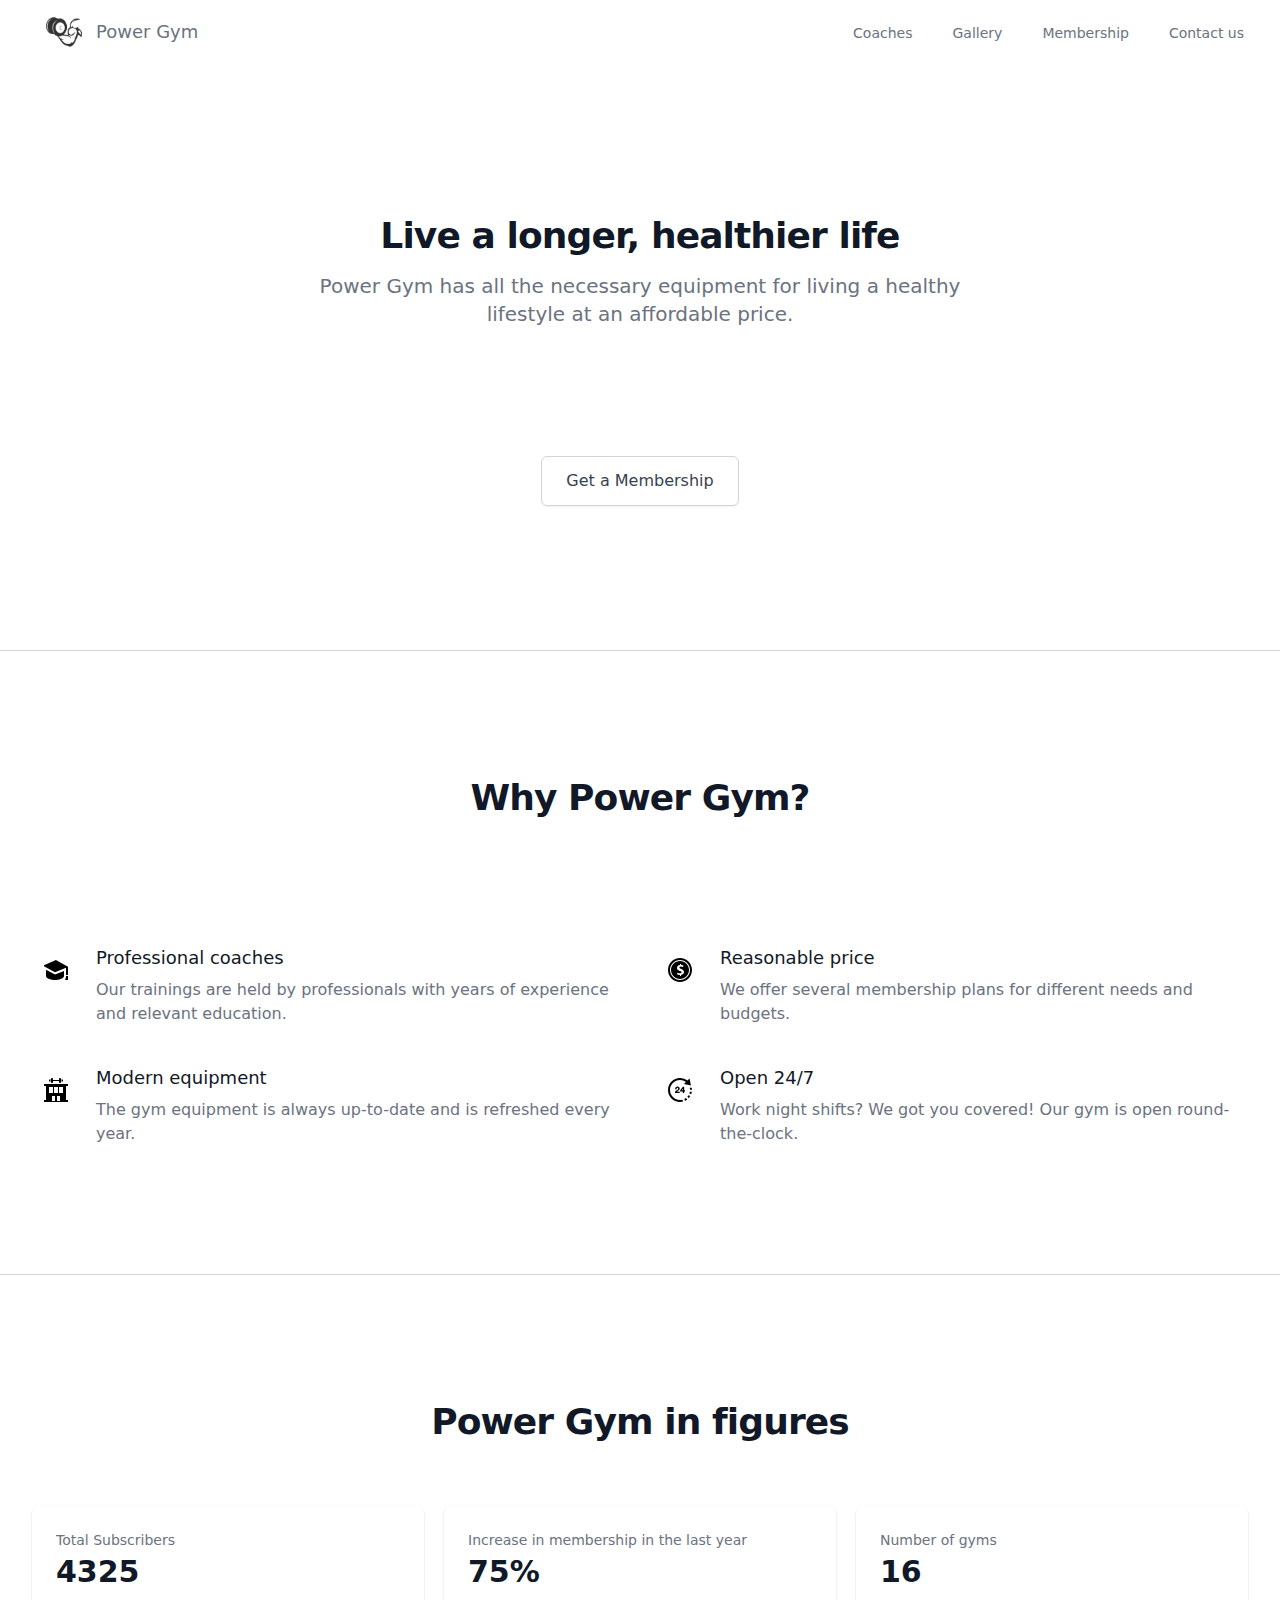
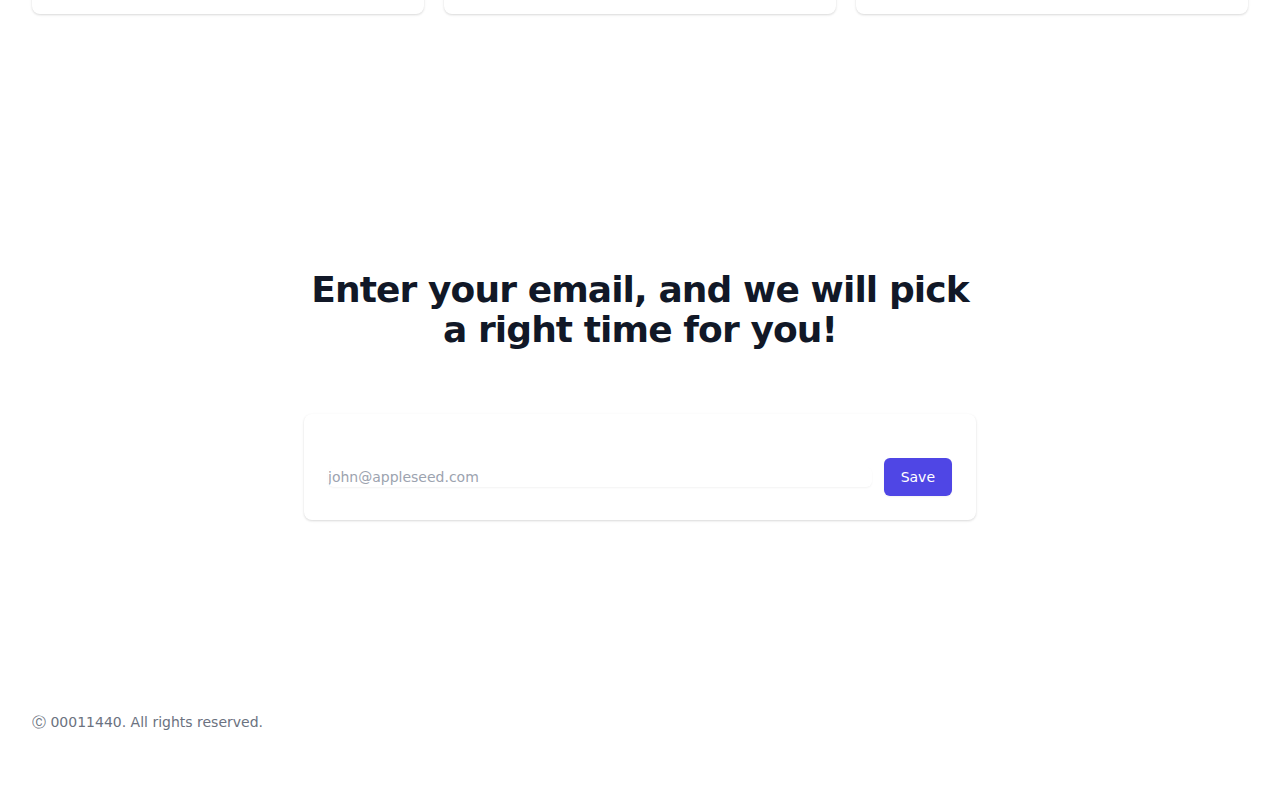
<file: index.html>
<!DOCTYPE html>
<html lang="en-us">
<head>
    <meta charset="utf-8">
    <meta http-equiv="X-UA-Compatible" content="IE=edge">
    <title>00011440</title>
    <meta name="viewport" content="width=device-width, initial-scale=1">
    <link rel="icon" href="images/gym_logo.png">
    <link rel="stylesheet" href="css/style.css">
    <link href="css/tailwind.min.css" rel="stylesheet">
</head>
<body>

<!-- Navbar starts here -->
<nav class="bg-white shadow">
    <div class="mw-100 mx-auto px-2 sm:px-6 lg:px-8">
        <div class="relative flex justify-between h-16">
            <div class="absolute inset-y-0 left-0 flex items-center sm:hidden">
                <button type="button"
                        class="inline-flex items-center justify-center p-2 rounded-md text-gray-400 hover:text-gray-500 hover:bg-gray-100 focus:outline-none focus:ring-2 focus:ring-inset focus:gray"
                        aria-controls="mobile-menu" aria-expanded="false">
                    <span class="sr-only">Open main menu</span>
                    <svg class="block h-6 w-6" xmlns="http://www.w3.org/2000/svg" fill="none" viewBox="0 0 24 24"
                         stroke="currentColor" aria-hidden="true">
                        <path stroke-linecap="round" stroke-linejoin="round" stroke-width="2"
                              d="M4 6h16M4 12h16M4 18h16"/>
                    </svg>
                    <svg class="hidden h-6 w-6" xmlns="http://www.w3.org/2000/svg" fill="none" viewBox="0 0 24 24"
                         stroke="currentColor" aria-hidden="true">
                        <path stroke-linecap="round" stroke-linejoin="round" stroke-width="2"
                              d="M6 18L18 6M6 6l12 12"/>
                    </svg>
                </button>
            </div>
            <div class="flex-1 flex items-center justify-center sm:items-stretch sm:justify-between">
                <div class="flex-shrink-0 flex items-center">
                    <img class="block lg:hidden h-16 w-auto" src="images/gym_logo.png" alt="Power Gym">
                    <img class="hidden lg:block h-16 w-auto" src="images/gym_logo.png" alt="Power Gym">
                    <a href="index.html"><span class="text-gray-500 text-lg font-medium">Power Gym</span></a>
                </div>
                <div class="hidden sm:ml-6 sm:flex sm:space-x-8">
                    <a href="coaches.html"
                       class="border-transparent text-gray-500 hover:border-gray-300 hover:text-gray-700 inline-flex items-center px-1 pt-1 border-b-2 text-sm font-medium ">
                        Coaches
                    </a>
                    <a href="gallery.html"
                       class="border-transparent text-gray-500 hover:border-gray-300 hover:text-gray-700 inline-flex items-center px-1 pt-1 border-b-2 text-sm font-medium">
                        Gallery
                    </a>
                    <a href="membership.html"
                       class="border-transparent text-gray-500 hover:border-gray-300 hover:text-gray-700 inline-flex items-center px-1 pt-1 border-b-2 text-sm font-medium">
                        Membership
                    </a>
                    <a href="contact.html"
                       class="border-transparent text-gray-500 hover:border-gray-300 hover:text-gray-700 inline-flex items-center px-1 pt-1 border-b-2 text-sm font-medium">
                        Contact us
                    </a>
                </div>
            </div>
        </div>
    </div>

    <div class="sm:hidden" id="mobile-menu">
        <div class="pt-2 pb-4 space-y-1">
            <a href="coaches.html"
               class="border-transparent text-gray-500 hover:bg-gray-50 hover:border-gray-300 hover:text-gray-700 block pl-3 pr-4 py-2 border-l-4 text-base font-medium">Coaches</a>
            <a href="gallery.html"
               class="border-transparent text-gray-500 hover:bg-gray-50 hover:border-gray-300 hover:text-gray-700 block pl-3 pr-4 py-2 border-l-4 text-base font-medium">Gallery</a>
            <a href="membership.html"
               class="border-transparent text-gray-500 hover:bg-gray-50 hover:border-gray-300 hover:text-gray-700 block pl-3 pr-4 py-2 border-l-4 text-base font-medium">Membership</a>
            <a href="contact.html"
               class="border-transparent text-gray-500 hover:bg-gray-50 hover:border-gray-300 hover:text-gray-700 block pl-3 pr-4 py-2 border-l-4 text-base font-medium">Contact
                us</a>
        </div>
    </div>
</nav>

<!-- Navbar ends here -->

<!-- Section 1 starts here -->
<section class="mx-auto">
    <div class="py-12 bg-white">
        <div class="max-w-7xl mx-auto px-4 sm:px-6 lg:px-8">
            <div class="lg:text-center py-64 sm:py-24">
                <p class="mt-2 text-3xl leading-8 font-extrabold tracking-tight text-gray-900 sm:text-4xl">
                    Live a longer, healthier life
                </p>
                <p class="mt-4 max-w-2xl text-xl text-gray-500 lg:mx-auto">
                    Power Gym has all the necessary equipment for living a healthy lifestyle at an affordable price.
                </p>
                <a href="membership.html">
                    <button type="button"
                            class="inline-flex items-center mt-32 px-6 py-3 border border-gray-300 shadow-sm text-base font-medium rounded-md text-gray-700 bg-white hover:bg-gray-50 focus:outline-none focus:ring-2 focus:ring-offset-2 focus:ring-gray-500">
                        Get a Membership
                    </button>
                </a>
            </div>
        </div>
    </div>
</section>
<!-- Section 1 ends here -->
<div class="relative">
    <div class="absolute inset-0 flex items-center" aria-hidden="true">
        <div class="w-full border-t border-gray-300"></div>
    </div>
</div>
<!-- Section 2 start here -->
<section class="why max-w-7xl mx-auto px-4 sm:px-6 lg:px-8">
    <div class="my-16 md:my-32">
        <div class="lg:text-center my-16 lg:my-32">
            <p class="mt-2 text-3xl leading-8 font-extrabold tracking-tight text-gray-900 sm:text-4xl">
                Why Power Gym?
            </p>
        </div>
        <dl class="space-y-10 md:space-y-0 md:grid md:grid-cols-2 md:gap-x-8 md:gap-y-10">
            <div class="relative">
                <dt>
                    <div class="absolute flex items-center justify-center h-12 w-12 rounded-md text-white">
                        <svg xmlns="http://www.w3.org/2000/svg" width="24" height="24" viewBox="0 0 24 24">
                            <path d="M20 12.875v5.068c0 2.754-5.789 4.057-9 4.057-3.052 0-9-1.392-9-4.057v-6.294l9 4.863 9-3.637zm-8.083-10.875l-12.917 5.75 12 6.5 11-4.417v7.167h2v-8.25l-12.083-6.75zm13.083 20h-4c.578-1 1-2.5 1-4h2c0 1.516.391 2.859 1 4z"/>
                        </svg>
                    </div>
                    <p class="ml-16 text-lg leading-6 font-medium text-gray-900">Professional coaches</p>
                </dt>
                <dd class="mt-2 ml-16 text-base text-gray-500">
                    Our trainings are held by professionals with years of experience and relevant education.
                </dd>
            </div>

            <div class="relative">
                <dt>
                    <div class="absolute flex items-center justify-center h-12 w-12 rounded-md text-white">
                        <svg xmlns="http://www.w3.org/2000/svg" width="24" height="24" viewBox="0 0 24 24">
                            <path d="M12 2c5.514 0 10 4.486 10 10s-4.486 10-10 10-10-4.486-10-10 4.486-10 10-10zm0-2c-6.627 0-12 5.373-12 12s5.373 12 12 12 12-5.373 12-12-5.373-12-12-12zm0 3c-4.971 0-9 4.029-9 9s4.029 9 9 9 9-4.029 9-9-4.029-9-9-9zm1 13.947v1.053h-1v-.998c-1.035-.018-2.106-.265-3-.727l.455-1.644c.956.371 2.229.765 3.225.54 1.149-.26 1.385-1.442.114-2.011-.931-.434-3.778-.805-3.778-3.243 0-1.363 1.039-2.583 2.984-2.85v-1.067h1v1.018c.725.019 1.535.145 2.442.42l-.362 1.648c-.768-.27-1.616-.515-2.442-.465-1.489.087-1.62 1.376-.581 1.916 1.711.804 3.943 1.401 3.943 3.546.002 1.718-1.344 2.632-3 2.864z"/>
                        </svg>
                    </div>
                    <p class="ml-16 text-lg leading-6 font-medium text-gray-900">Reasonable price</p>
                </dt>
                <dd class="mt-2 ml-16 text-base text-gray-500">
                    We offer several membership plans for different needs and budgets.
                </dd>
            </div>

            <div class="relative">
                <dt>
                    <div class="absolute flex items-center justify-center h-12 w-12 rounded-md text-white">
                        <svg width="24" height="24" xmlns="http://www.w3.org/2000/svg" fill-rule="evenodd"
                             clip-rule="evenodd">
                            <path d="M24 8h-2v14h2v2h-24v-2h2v-14h-2v-2h24v2zm-16 15h3v-5h-3v5zm5 0h3v-5h-3v5zm-3-8h4v-6h-4v6zm-5 0h4v-6h-4v6zm10 0h4v-6h-4v6zm-6-12v1c0 .551-.447 1-1 1-.552 0-1-.448-1-1v-3c0-.552.448-1 1-1 .553 0 1 .449 1 1v1h6v-1c0-.551.447-1 1-1 .553 0 1 .449 1 1v3c0 .551-.447 1-1 1-.553 0-1-.449-1-1v-1h-6zm9.5 0v.5c0 .276-.224.5-.5.5s-.5-.224-.5-.5v-2c0-.276.224-.5.5-.5s.5.224.5.5v.5h.5v1h-.5zm-13-1v-.5c0-.276.224-.5.5-.5s.5.224.5.5v2c0 .276-.224.5-.5.5s-.5-.224-.5-.5v-.5h-.5v-1h.5z"/>
                        </svg>
                    </div>
                    <p class="ml-16 text-lg leading-6 font-medium text-gray-900">Modern equipment</p>
                </dt>
                <dd class="mt-2 ml-16 text-base text-gray-500">
                    The gym equipment is always up-to-date and is refreshed every year.
                </dd>
            </div>

            <div class="relative">
                <dt>
                    <div class="absolute flex items-center justify-center h-12 w-12 rounded-md text-white">
                        <svg xmlns="http://www.w3.org/2000/svg" width="24" height="24" viewBox="0 0 24 24">
                            <path d="M21.854 13.683l1.998.159c-.132.854-.351 1.676-.652 2.46l-1.8-.905c.2-.551.353-1.123.454-1.714zm-2.548 7.826l-1.413-1.443c-.486.356-1.006.668-1.555.933l.669 1.899c.821-.377 1.591-.844 2.299-1.389zm1.226-4.309c-.335.546-.719 1.057-1.149 1.528l1.404 1.433c.583-.627 1.099-1.316 1.539-2.058l-1.794-.903zm-20.532-5.2c0 6.627 5.375 12 12.004 12 1.081 0 2.124-.156 3.12-.424l-.665-1.894c-.787.2-1.607.318-2.455.318-5.516 0-10.003-4.486-10.003-10s4.487-10 10.003-10c2.235 0 4.293.744 5.959 1.989l-2.05 2.049 7.015 1.354-1.355-7.013-2.184 2.183c-2.036-1.598-4.595-2.562-7.385-2.562-6.629 0-12.004 5.373-12.004 12zm23.773-2.359h-2.076c.163.661.261 1.344.288 2.047l2.015.161c-.01-.755-.085-1.494-.227-2.208zm-9.005 5.359v-1.419h-2.594v-1.295l2.722-3.653h1.288v3.689h.816v1.259h-.815v1.419h-1.417zm0-2.679v-1.695l-1.263 1.695h1.263zm-7.768 2.679c0-.961.275-1.709 1.234-2.419 1.129-.836 1.99-1.165 1.99-1.939 0-.512-.308-.83-.804-.83-.69 0-.855.723-.855 1.411h-1.421c-.06-1.782.951-2.713 2.338-2.713 1.287 0 2.22.856 2.22 2.036 0 .589-.183 1.056-.576 1.469-.621.655-1.552.985-2.163 1.682h2.774v1.303h-4.737z"/>
                        </svg>
                    </div>
                    <p class="ml-16 text-lg leading-6 font-medium text-gray-900">Open 24/7</p>
                </dt>
                <dd class="mt-2 ml-16 text-base text-gray-500">
                    Work night shifts? We got you covered! Our gym is open round-the-clock.
                </dd>
            </div>
        </dl>
    </div>
</section>
<!-- Section 2 ends here -->
<div class="relative">
    <div class="absolute inset-0 flex items-center" aria-hidden="true">
        <div class="w-full border-t border-gray-300"></div>
    </div>
</div>
<!-- Section 3 start here -->
<section class="figures max-w-7xl mx-auto px-4 sm:px-6 lg:px-8">
    <div class="lg:py-32 py-16 bg-white">
        <div class="lg:text-center">
            <p class="text-3xl leading-8 font-extrabold tracking-tight text-gray-900 sm:text-4xl mb-16">
                Power Gym in figures
            </p>
        </div>
        <div>
            <dl class="mt-5 grid grid-cols-1 gap-5 sm:grid-cols-3">
                <div class="px-4 py-5 bg-white shadow rounded-lg overflow-hidden sm:p-6">
                    <dt class="text-sm font-medium text-gray-500 truncate">
                        Total Subscribers
                    </dt>
                    <dd class="mt-1 text-3xl font-semibold text-gray-900">
                        <p id="customer-count">0</p>
                    </dd>
                </div>

                <div class="px-4 py-5 bg-white shadow rounded-lg overflow-hidden sm:p-6">
                    <dt class="text-sm font-medium text-gray-500 truncate">
                        Increase in membership in the last year
                    </dt>
                    <dd class="mt-1 text-3xl font-semibold text-gray-900">
                        <p id="increase">1</p>
                    </dd>
                </div>

                <div class="px-4 py-5 bg-white shadow rounded-lg overflow-hidden sm:p-6">
                    <dt class="text-sm font-medium text-gray-500 truncate">
                        Number of gyms
                    </dt>
                    <dd class="mt-1 text-3xl font-semibold text-gray-900">
                        16
                    </dd>
                </div>
            </dl>
        </div>
    </div>
</section>
<!-- Section 3 ends here -->

<section class="email">
    <div class="grid place-items-center">
        <div class="lg:text-center py-32 sm:max-w-2xl">
            <p class="text-2xl leading-8 font-extrabold tracking-tight text-gray-900 sm:text-4xl mb-16">
                Enter your email, and we will pick a right time for you!
            </p>
            <div class="bg-white shadow sm:rounded-lg">
                <div class="px-4 py-5 sm:p-6">
                    <form class="mt-5 sm:flex sm:items-center">
                        <div class="w-full sm:max-w-2xl">
                            <label for="email" class="sr-only">Email</label>
                            <input type="email" name="email" id="email" class="shadow-sm focus:ring-indigo-500 focus:border-indigo-500 block w-full sm:text-sm border-gray-300 rounded-md" placeholder="john@appleseed.com">
                        </div>
                        <button type="submit" class="mt-3 w-full inline-flex items-center justify-center px-4 py-2 border border-transparent shadow-sm font-medium rounded-md text-white bg-indigo-600 hover:bg-indigo-700 focus:outline-none focus:ring-2 focus:ring-offset-2 focus:ring-indigo-500 sm:mt-0 sm:ml-3 sm:w-auto sm:text-sm">
                            Save
                        </button>
                    </form>
                </div>
            </div>
        </div>
    </div>
</section>
<footer>
    <div class="max-w-7xl mx-auto px-4 sm:px-6 lg:px-8 my-16">
        <p class="text-sm font-medium text-gray-500 truncate">Ⓒ 00011440. All rights reserved.</p>
    </div>
</footer>
<script src="js/main.js" async defer></script>
</body>
</html>
</file>
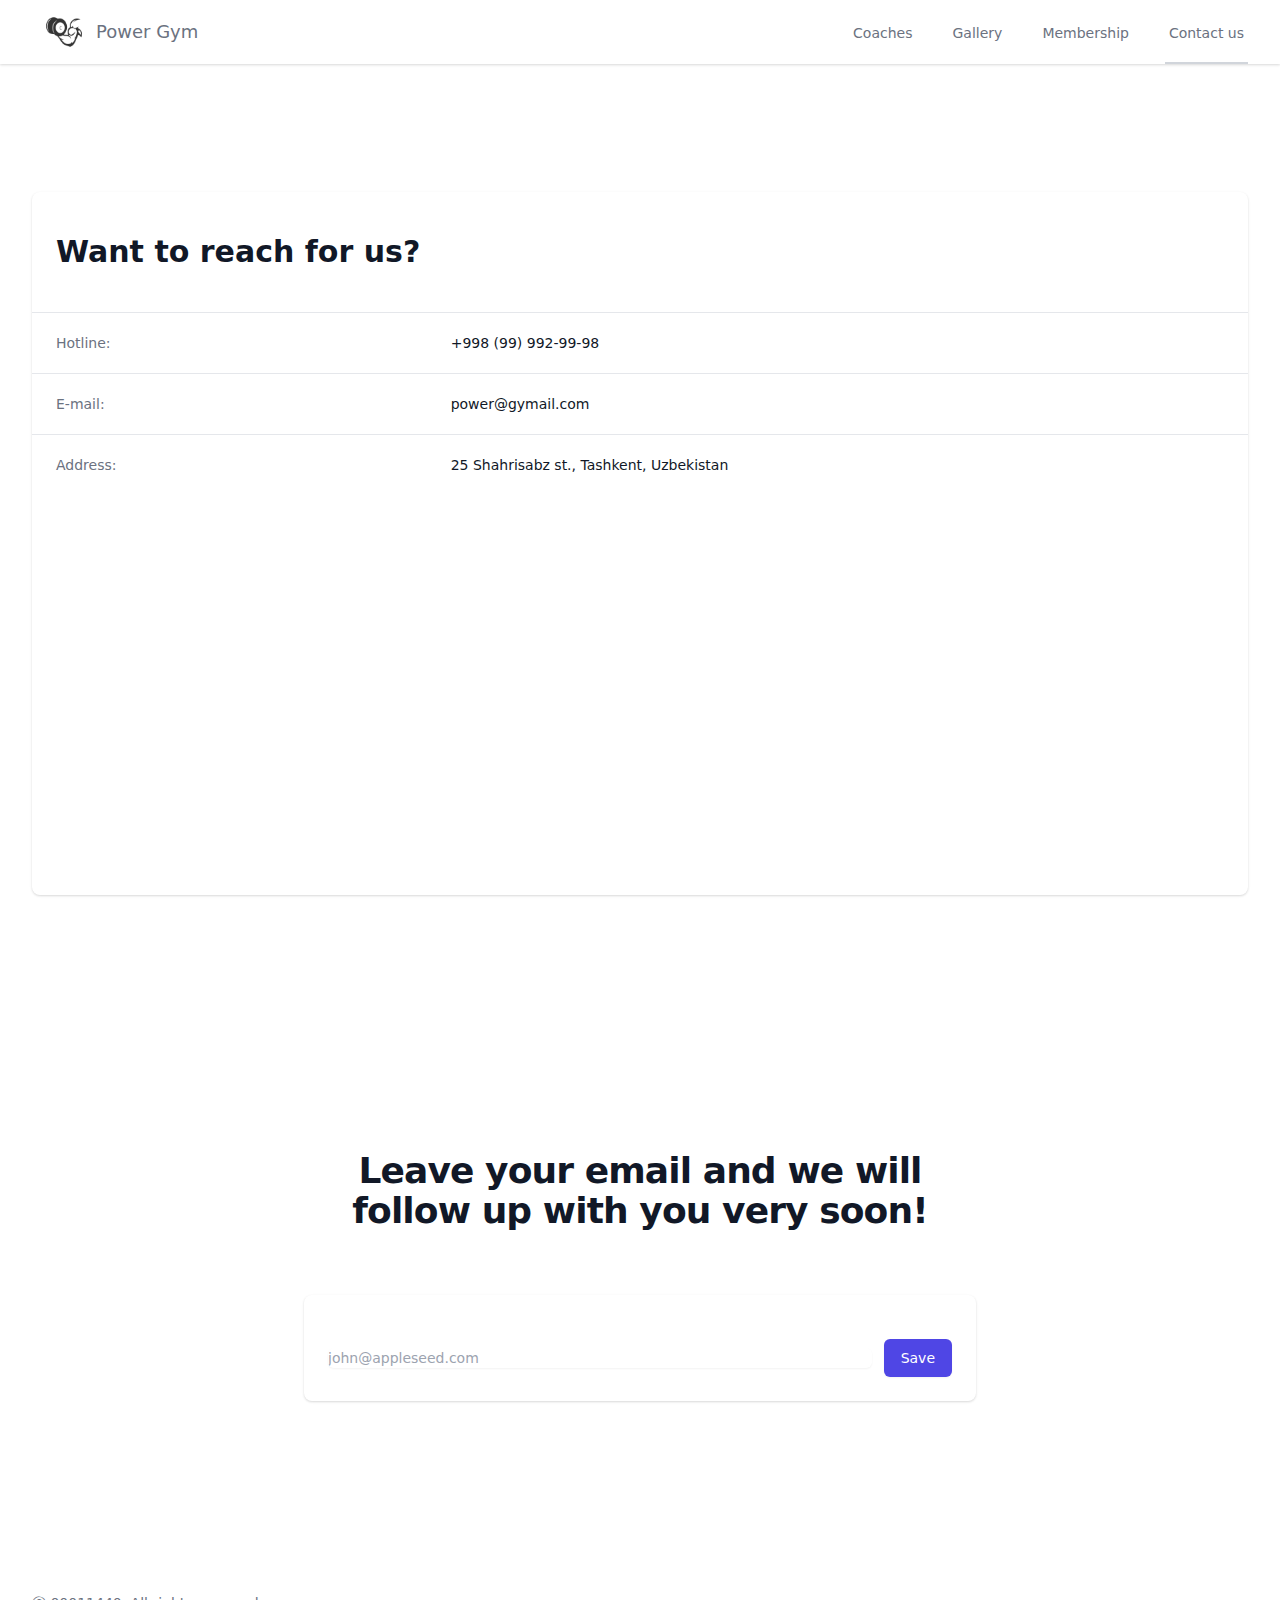
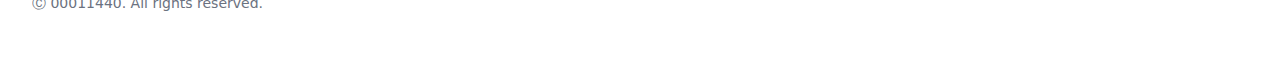
<file: contact.html>
<!DOCTYPE html>
<html lang="en-us">
<head>
    <meta charset="utf-8">
    <meta http-equiv="X-UA-Compatible" content="IE=edge">
    <title>00011440</title>
    <meta name="viewport" content="width=device-width, initial-scale=1">
    <link rel="stylesheet" href="css/style.css">
    <link href="css/tailwind.min.css" rel="stylesheet">
</head>
<body>
<!-- Navbar starts here -->
<nav class="bg-white shadow">
    <div class="mw-100 mx-auto px-2 sm:px-6 lg:px-8">
        <div class="relative flex justify-between h-16">
            <div class="absolute inset-y-0 left-0 flex items-center sm:hidden">
                <button type="button"
                        class="inline-flex items-center justify-center p-2 rounded-md text-gray-400 hover:text-gray-500 hover:bg-gray-100 focus:outline-none focus:ring-2 focus:ring-inset focus:gray"
                        aria-controls="mobile-menu" aria-expanded="false">
                    <span class="sr-only">Open main menu</span>
                    <svg class="block h-6 w-6" xmlns="http://www.w3.org/2000/svg" fill="none" viewBox="0 0 24 24"
                         stroke="currentColor" aria-hidden="true">
                        <path stroke-linecap="round" stroke-linejoin="round" stroke-width="2"
                              d="M4 6h16M4 12h16M4 18h16"/>
                    </svg>
                    <svg class="hidden h-6 w-6" xmlns="http://www.w3.org/2000/svg" fill="none" viewBox="0 0 24 24"
                         stroke="currentColor" aria-hidden="true">
                        <path stroke-linecap="round" stroke-linejoin="round" stroke-width="2"
                              d="M6 18L18 6M6 6l12 12"/>
                    </svg>
                </button>
            </div>
            <div class="flex-1 flex items-center justify-center sm:items-stretch sm:justify-between">
                <div class="flex-shrink-0 flex items-center">
                    <img class="block lg:hidden h-16 w-auto" src="images/gym_logo.png" alt="Power Gym">
                    <img class="hidden lg:block h-16 w-auto" src="images/gym_logo.png" alt="Power Gym">
                    <a href="index.html"><span class="text-gray-500 text-lg font-medium">Power Gym</span></a>
                </div>
                <div class="hidden sm:ml-6 sm:flex sm:space-x-8">
                    <a href="coaches.html"
                       class="border-transparent text-gray-500 hover:border-gray-300 hover:text-gray-700 inline-flex items-center px-1 pt-1 border-b-2 text-sm font-medium ">
                        Coaches
                    </a>
                    <a href="gallery.html"
                       class="border-transparent text-gray-500 hover:border-gray-300 hover:text-gray-700 inline-flex items-center px-1 pt-1 border-b-2 text-sm font-medium">
                        Gallery
                    </a>
                    <a href="membership.html"
                       class="border-transparent text-gray-500 hover:border-gray-300 hover:text-gray-700 inline-flex items-center px-1 pt-1 border-b-2 text-sm font-medium">
                        Membership
                    </a>
                    <a href="contact.html"
                       class="active px-1 pt-1 border-b-2 text-sm font-medium">
                        Contact us
                    </a>
                </div>
            </div>
        </div>
    </div>

    <div class="sm:hidden" id="mobile-menu">
        <div class="pt-2 pb-4 space-y-1">
            <a href="coaches.html"
               class="border-transparent text-gray-500 hover:bg-gray-50 hover:border-gray-300 hover:text-gray-700 block pl-3 pr-4 py-2 border-l-4 text-base font-medium">Coaches</a>
            <a href="gallery.html"
               class="border-transparent text-gray-500 hover:bg-gray-50 hover:border-gray-300 hover:text-gray-700 block pl-3 pr-4 py-2 border-l-4 text-base font-medium">Gallery</a>
            <a href="membership.html"
               class="border-transparent text-gray-500 hover:bg-gray-50 hover:border-gray-300 hover:text-gray-700 block pl-3 pr-4 py-2 border-l-4 text-base font-medium">Membership</a>
            <a href="contact.html"
               class="border-transparent text-gray-500 hover:bg-gray-50 hover:border-gray-300 hover:text-gray-700 block pl-3 pr-4 py-2 border-l-4 text-base font-medium">Contact
                us</a>
        </div>
    </div>
</nav>

<!-- Navbar ends here -->

<!-- Section 1 starts here -->
<section class="max-w-7xl mx-auto px-4 sm:px-6 lg:px-8">
    <!-- This example requires Tailwind CSS v2.0+ -->
    <div class="bg-white shadow overflow-hidden sm:rounded-lg my-32">
        <div class="px-4 py-12 sm:px-6">
            <h3 class="text-3xl leading-6 font-bold text-gray-900">
                Want to reach for us?
            </h3>
        </div>
        <div class="border-t border-gray-200 px-4 py-5 sm:p-0">
            <dl class="sm:divide-y sm:divide-gray-200">
                <div class="py-4 sm:py-5 sm:grid sm:grid-cols-3 sm:gap-4 sm:px-6">
                    <dt class="text-sm font-medium text-gray-500">
                        Hotline:
                    </dt>
                    <dd class="mt-1 text-sm text-gray-900 sm:mt-0 sm:col-span-2">
                        +998 (99) 992-99-98
                    </dd>
                </div>
                <div class="py-4 sm:py-5 sm:grid sm:grid-cols-3 sm:gap-4 sm:px-6">
                    <dt class="text-sm font-medium text-gray-500">
                        E-mail:
                    </dt>
                    <dd class="mt-1 text-sm text-gray-900 sm:mt-0 sm:col-span-2">
                        power@gymail.com
                    </dd>
                </div>
                <div class="py-4 sm:py-5 sm:grid sm:grid-cols-3 sm:gap-4 sm:px-6">
                    <dt class="text-sm font-medium text-gray-500">
                        Address:
                    </dt>
                    <dd class="mt-1 text-sm text-gray-900 sm:mt-0 sm:col-span-2">
                        25 Shahrisabz st., Tashkent, Uzbekistan
                    </dd>
                </div>
            </dl>
        </div>
        <iframe class="width-100" src="https://yandex.ru/map-widget/v1/?um=constructor%3A0c40b5bd740db3a142f7efb402d461b0ccbb648c775ac9ebccd312d537ec8a8c&amp;source=constructor" width="100%" height="400" frameborder="0"></iframe>
    </div>

</section>
<!-- Section 1 ends here -->

<section class="email">
    <div class="grid place-items-center">
        <div class="lg:text-center py-32 sm:max-w-2xl">
            <p class="text-2xl leading-8 font-extrabold tracking-tight text-gray-900 sm:text-4xl mb-16">
                Leave your email and we will follow up with you very soon!
            </p>
            <div class="bg-white shadow sm:rounded-lg">
                <div class="px-4 py-5 sm:p-6">
                    <form class="mt-5 sm:flex sm:items-center">
                        <div class="w-full sm:max-w-2xl">
                            <label for="email" class="sr-only">Email</label>
                            <input type="email" name="email" id="email" class="shadow-sm focus:ring-indigo-500 focus:border-indigo-500 block w-full sm:text-sm border-gray-300 rounded-md" placeholder="john@appleseed.com">
                        </div>
                        <button type="submit" class="mt-3 w-full inline-flex items-center justify-center px-4 py-2 border border-transparent shadow-sm font-medium rounded-md text-white bg-indigo-600 hover:bg-indigo-700 focus:outline-none focus:ring-2 focus:ring-offset-2 focus:ring-indigo-500 sm:mt-0 sm:ml-3 sm:w-auto sm:text-sm">
                            Save
                        </button>
                    </form>
                </div>
            </div>
        </div>
    </div>
</section>

<footer>
    <div class="max-w-7xl mx-auto px-4 sm:px-6 lg:px-8 my-16">
        <p class="text-sm font-medium text-gray-500 truncate">Ⓒ 00011440. All rights reserved.</p>
    </div>
</footer>
<script src="js/main.js" async defer></script>
</body>
</html>
</file>
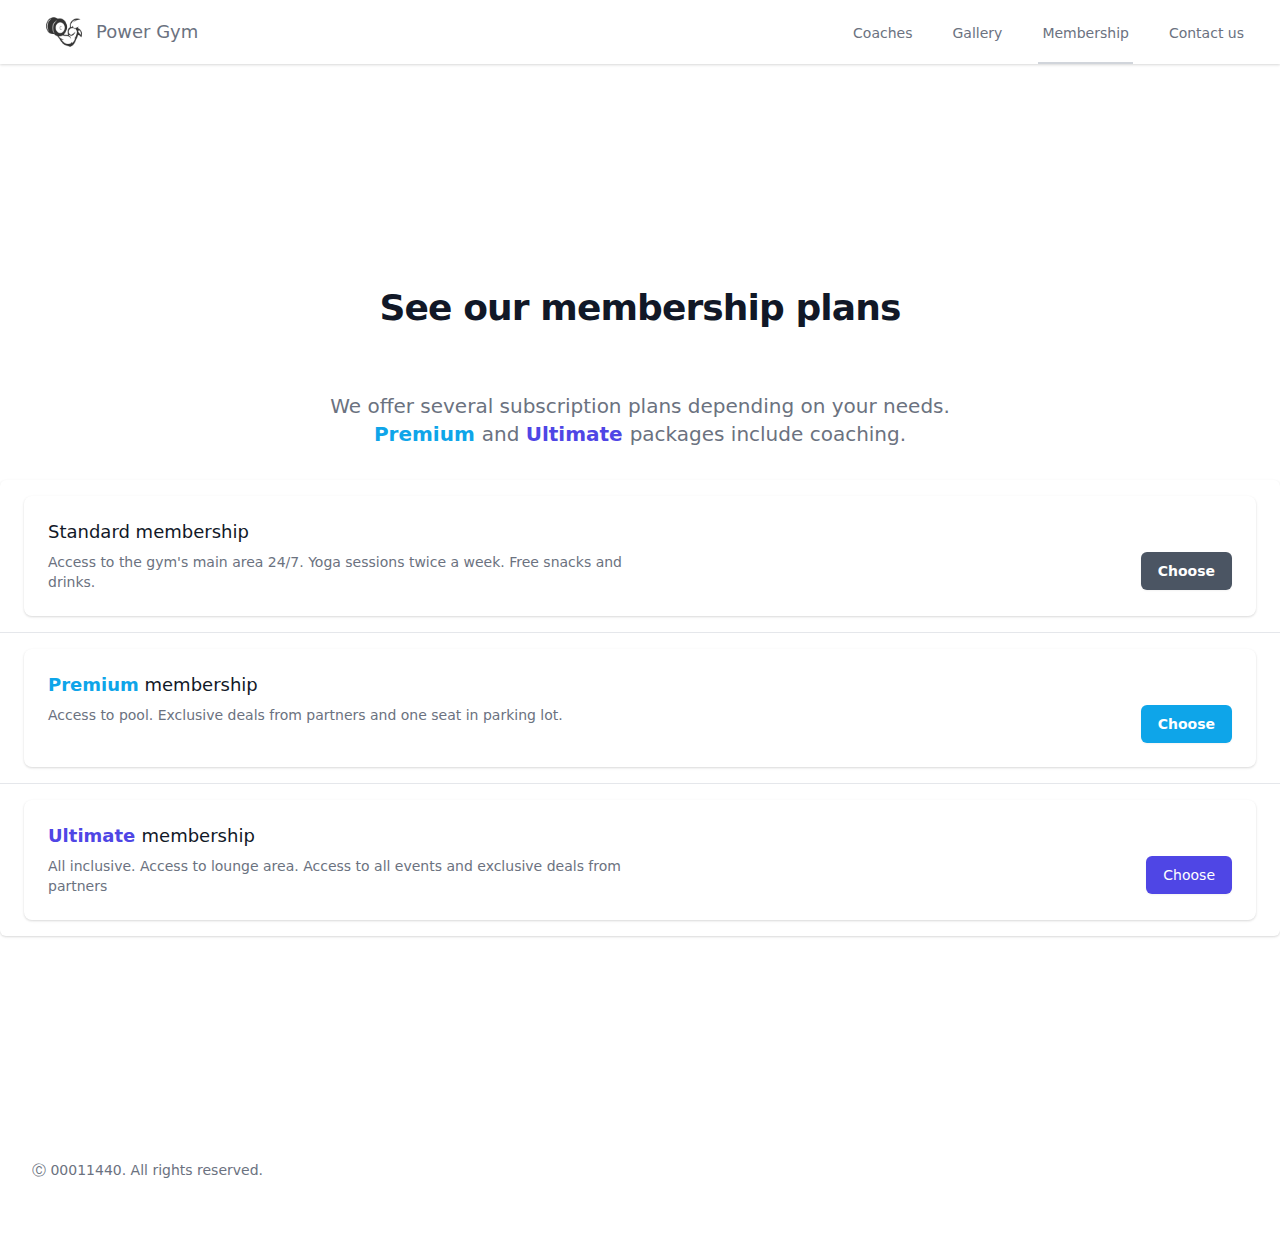
<file: membership.html>
<!DOCTYPE html>
<html lang="en-us">
<head>
    <meta charset="utf-8">
    <meta http-equiv="X-UA-Compatible" content="IE=edge">
    <title>00011440</title>
    <meta name="viewport" content="width=device-width, initial-scale=1">
    <link rel="stylesheet" href="css/style.css">
    <link href="css/tailwind.min.css" rel="stylesheet">
</head>
<body>
<!-- Navbar starts here -->
<nav class="bg-white shadow">
    <div class="mw-100 mx-auto px-2 sm:px-6 lg:px-8">
        <div class="relative flex justify-between h-16">
            <div class="absolute inset-y-0 left-0 flex items-center sm:hidden">
                <button type="button"
                        class="inline-flex items-center justify-center p-2 rounded-md text-gray-400 hover:text-gray-500 hover:bg-gray-100 focus:outline-none focus:ring-2 focus:ring-inset focus:gray"
                        aria-controls="mobile-menu" aria-expanded="false">
                    <span class="sr-only">Open main menu</span>
                    <svg class="block h-6 w-6" xmlns="http://www.w3.org/2000/svg" fill="none" viewBox="0 0 24 24"
                         stroke="currentColor" aria-hidden="true">
                        <path stroke-linecap="round" stroke-linejoin="round" stroke-width="2"
                              d="M4 6h16M4 12h16M4 18h16"/>
                    </svg>
                    <svg class="hidden h-6 w-6" xmlns="http://www.w3.org/2000/svg" fill="none" viewBox="0 0 24 24"
                         stroke="currentColor" aria-hidden="true">
                        <path stroke-linecap="round" stroke-linejoin="round" stroke-width="2"
                              d="M6 18L18 6M6 6l12 12"/>
                    </svg>
                </button>
            </div>
            <div class="flex-1 flex items-center justify-center sm:items-stretch sm:justify-between">
                <div class="flex-shrink-0 flex items-center">
                    <img class="block lg:hidden h-16 w-auto" src="images/gym_logo.png" alt="Power Gym">
                    <img class="hidden lg:block h-16 w-auto" src="images/gym_logo.png" alt="Power Gym">
                    <a href="index.html"><span class="text-gray-500 text-lg font-medium">Power Gym</span></a>
                </div>
                <div class="hidden sm:ml-6 sm:flex sm:space-x-8">
                    <a href="coaches.html"
                       class="border-transparent text-gray-500 hover:border-gray-300 hover:text-gray-700 inline-flex items-center px-1 pt-1 border-b-2 text-sm font-medium ">
                        Coaches
                    </a>
                    <a href="gallery.html"
                       class="border-transparent text-gray-500 hover:border-gray-300 hover:text-gray-700 inline-flex items-center px-1 pt-1 border-b-2 text-sm font-medium">
                        Gallery
                    </a>
                    <a href="membership.html"
                       class="active px-1 pt-1 border-b-2 text-sm font-medium">
                        Membership
                    </a>
                    <a href="contact.html"
                       class="border-transparent text-gray-500 hover:border-gray-300 hover:text-gray-700 inline-flex items-center px-1 pt-1 border-b-2 text-sm font-medium">
                        Contact us
                    </a>
                </div>
            </div>
        </div>
    </div>

    <div class="sm:hidden" id="mobile-menu">
        <div class="pt-2 pb-4 space-y-1">
            <a href="coaches.html"
               class="border-transparent text-gray-500 hover:bg-gray-50 hover:border-gray-300 hover:text-gray-700 block pl-3 pr-4 py-2 border-l-4 text-base font-medium">Coaches</a>
            <a href="gallery.html"
               class="border-transparent text-gray-500 hover:bg-gray-50 hover:border-gray-300 hover:text-gray-700 block pl-3 pr-4 py-2 border-l-4 text-base font-medium">Gallery</a>
            <a href="membership.html"
               class="border-transparent text-gray-500 hover:bg-gray-50 hover:border-gray-300 hover:text-gray-700 block pl-3 pr-4 py-2 border-l-4 text-base font-medium">Membership</a>
            <a href="contact.html"
               class="border-transparent text-gray-500 hover:bg-gray-50 hover:border-gray-300 hover:text-gray-700 block pl-3 pr-4 py-2 border-l-4 text-base font-medium">Contact
                us</a>
        </div>
    </div>
</nav>

<!-- Navbar ends here -->
<section class="container mx-auto sm:my-56">
    <div class="text-center my-16">
        <p class="mt-2 text-3xl leading-8 font-extrabold tracking-tight text-gray-900 sm:text-4xl">
            See our membership plans
        </p>
    </div>
    <p class="mt-4 max-w-2xl my-8 text-xl text-gray-500 lg:mx-auto text-center">
        We offer several subscription plans depending on your needs.<span class="premium">  Premium  </span>and <span class="ultimate">  Ultimate  </span> packages include coaching.
    </p>
    <div class="bg-white shadow overflow-hidden rounded-md text-center sm:text-left">
        <ul role="list" class="divide-y divide-gray-200">
            <li class="px-6 py-4">
                <div class="bg-white shadow sm:rounded-lg">
                    <div class="px-4 py-5 sm:p-6">
                        <h3 class="text-lg leading-6 font-medium text-gray-900">
                            Standard membership
                        </h3>
                        <div class="mt-2 sm:flex sm:items-start sm:justify-between">
                            <div class="max-w-xl text-sm text-gray-500">
                                <p>
                                    Access to the gym's main area 24/7. Yoga sessions twice a week. Free snacks and drinks.
                                </p>
                            </div>
                            <div class="mt-5 sm:mt-0 sm:ml-6 sm:flex-shrink-0 sm:flex sm:items-center">
                                <button type="button" class="inline-flex items-center px-4 py-2 border border-transparent shadow-sm font-bold rounded-md text-white bg-gray-600 hover:bg-gray-700 focus:outline-none focus:ring-2 focus:ring-offset-2 focus:ring-indigo-500 sm:text-sm">
                                    Choose
                                </button>
                            </div>
                        </div>
                    </div>
                </div>
            </li>
            <li class="px-6 py-4">
                <div class="bg-white shadow sm:rounded-lg">
                    <div class="px-4 py-5 sm:p-6">
                        <h3 class="text-lg leading-6 font-medium text-gray-900">
                            <span class="premium">Premium</span> membership
                        </h3>
                        <div class="mt-2 sm:flex sm:items-start sm:justify-between">
                            <div class="max-w-xl text-sm text-gray-500">
                                <p>
                                    Access to pool. Exclusive deals from partners and one seat in parking lot.
                                </p>
                            </div>
                            <div class="mt-5 sm:mt-0 sm:ml-6 sm:flex-shrink-0 sm:flex sm:items-center">
                                <button type="button" class="font-bold inline-flex items-center px-4 py-2 border border-transparent shadow-sm font-medium rounded-md text-white premium-button focus:outline-none focus:ring-2 focus:ring-offset-2 focus:ring-indigo-500 sm:text-sm">
                                    Choose
                                </button>
                            </div>
                        </div>
                    </div>
                </div>
            </li>
            <li class="px-6 py-4">
                <div class="bg-white shadow sm:rounded-lg">
                    <div class="px-4 py-5 sm:p-6">
                        <h3 class="text-lg leading-6 font-medium text-gray-900">
                            <span class="ultimate">Ultimate </span> membership
                        </h3>
                        <div class="mt-2 sm:flex sm:items-start sm:justify-between">
                            <div class="max-w-xl text-sm text-gray-500">
                                <p>
                                    All inclusive. Access to lounge area. Access to all events and exclusive deals from partners
                                </p>
                            </div>
                            <div class="mt-5 sm:mt-0 sm:ml-6 sm:flex-shrink-0 sm:flex sm:items-center">
                                <button type="button" class="inline-flex items-center px-4 py-2 border border-transparent shadow-sm font-medium rounded-md text-white bg-indigo-600 hover:bg-indigo-700 focus:outline-none focus:ring-2 focus:ring-offset-2 focus:ring-indigo-500 sm:text-sm">
                                    Choose
                                </button>
                            </div>
                        </div>
                    </div>
                </div>
            </li>
        </ul>
    </div>
</section>
<footer>
    <div class="max-w-7xl mx-auto px-4 sm:px-6 lg:px-8 my-16">
        <p class="text-sm font-medium text-gray-500 truncate">Ⓒ 00011440. All rights reserved.</p>
    </div>
</footer>
<script src="js/main.js" async defer></script>
</body>
</html>
</file>
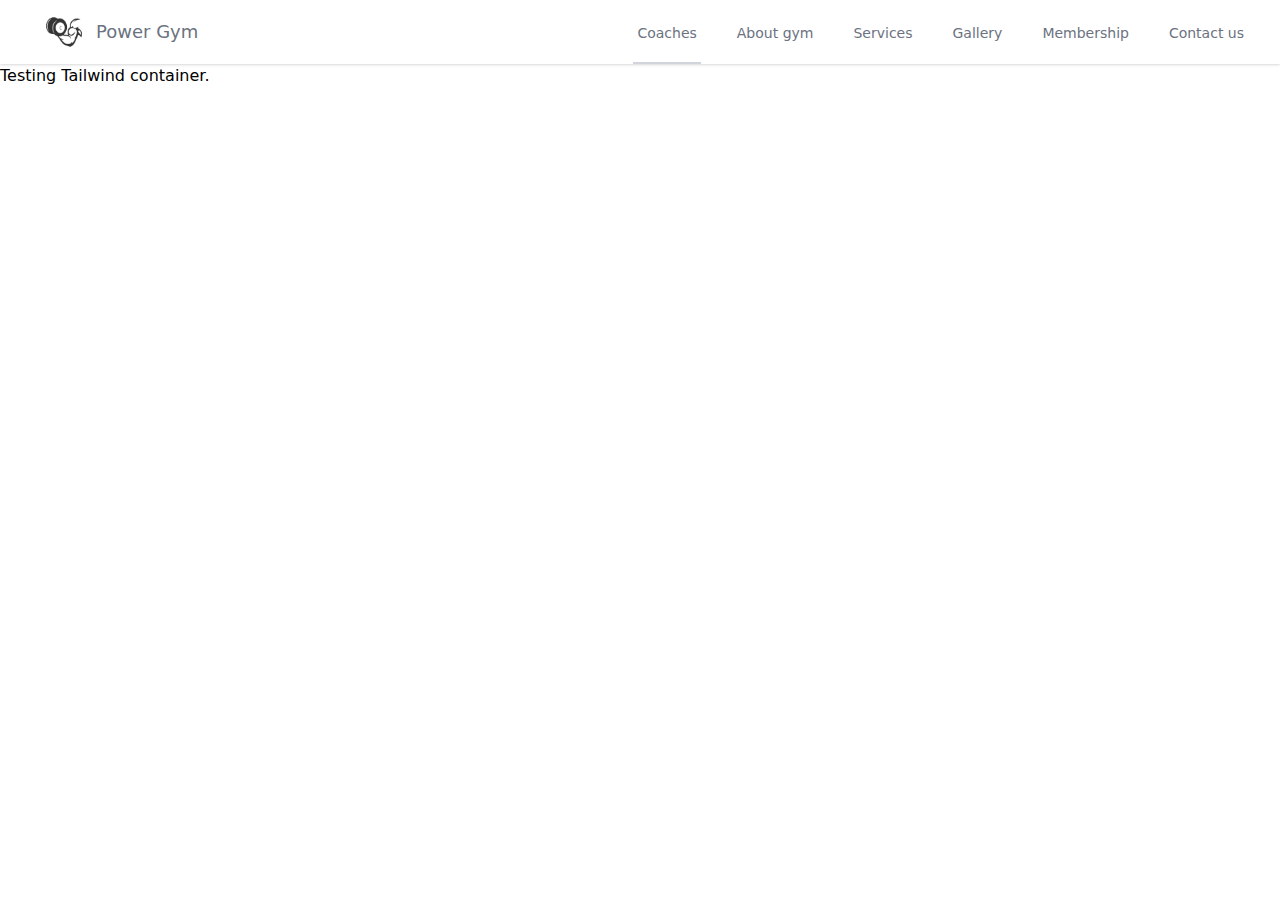
<file: pages/about.html>
<!DOCTYPE html>
<html lang="en-us">
<head>
    <meta charset="utf-8">
    <meta http-equiv="X-UA-Compatible" content="IE=edge">
    <title>00011440</title>
    <meta name="viewport" content="width=device-width, initial-scale=1">
    <link rel="stylesheet" href="../css/style.css">
    <link href="../css/tailwind.min.css" rel="stylesheet">
</head>
<body>
<!-- Navbar starts here -->
<nav class="bg-white shadow">
    <div class="mw-100 mx-auto px-2 sm:px-6 lg:px-8">
        <div class="relative flex justify-between h-16">
            <div class="absolute inset-y-0 left-0 flex items-center sm:hidden">
                <button type="button"
                        class="inline-flex items-center justify-center p-2 rounded-md text-gray-400 hover:text-gray-500 hover:bg-gray-100 focus:outline-none focus:ring-2 focus:ring-inset focus:gray"
                        aria-controls="mobile-menu" aria-expanded="false">
                    <span class="sr-only">Open main menu</span>
                    <svg class="block h-6 w-6" xmlns="http://www.w3.org/2000/svg" fill="none" viewBox="0 0 24 24"
                         stroke="currentColor" aria-hidden="true">
                        <path stroke-linecap="round" stroke-linejoin="round" stroke-width="2"
                              d="M4 6h16M4 12h16M4 18h16"/>
                    </svg>
                    <svg class="hidden h-6 w-6" xmlns="http://www.w3.org/2000/svg" fill="none" viewBox="0 0 24 24"
                         stroke="currentColor" aria-hidden="true">
                        <path stroke-linecap="round" stroke-linejoin="round" stroke-width="2" d="M6 18L18 6M6 6l12 12"/>
                    </svg>
                </button>
            </div>
            <div class="flex-1 flex items-center justify-center sm:items-stretch sm:justify-between">
                <div class="flex-shrink-0 flex items-center">
                    <img class="block lg:hidden h-16 w-auto" src="../images/gym_logo.png" alt="Power Gym">
                    <img class="hidden lg:block h-16 w-auto" src="../images/gym_logo.png" alt="Power Gym">
                    <a href="../index.html"><span class="text-gray-500 text-lg font-medium">Power Gym</span></a>
                </div>
                <div class="hidden sm:ml-6 sm:flex sm:space-x-8">
                    <a href="#"
                       class="border-gray-300 text-gray-500 hover:border-gray-500 hover:text-gray-700 inline-flex items-center px-1 pt-1 border-b-2 text-sm font-medium">
                        Coaches
                    </a>
                    <a href="#"
                       class="border-transparent text-gray-500 hover:border-gray-300 hover:text-gray-700 inline-flex items-center px-1 pt-1 border-b-2 text-sm font-medium">
                        About gym
                    </a>
                    <a href="#"
                       class="border-transparent text-gray-500 hover:border-gray-300 hover:text-gray-700 inline-flex items-center px-1 pt-1 border-b-2 text-sm font-medium">
                        Services
                    </a>
                    <a href="#"
                       class="border-transparent text-gray-500 hover:border-gray-300 hover:text-gray-700 inline-flex items-center px-1 pt-1 border-b-2 text-sm font-medium">
                        Gallery
                    </a>
                    <a href="#"
                       class="border-transparent text-gray-500 hover:border-gray-300 hover:text-gray-700 inline-flex items-center px-1 pt-1 border-b-2 text-sm font-medium">
                        Membership
                    </a>
                    <a href="#"
                       class="border-transparent text-gray-500 hover:border-gray-300 hover:text-gray-700 inline-flex items-center px-1 pt-1 border-b-2 text-sm font-medium">
                        Contact us
                    </a>
                </div>
            </div>
        </div>
    </div>

    <div class="sm:hidden" id="mobile-menu">
        <div class="pt-2 pb-4 space-y-1">
            <a href="#"
               class="border-transparent text-gray-500 hover:bg-gray-50 hover:border-gray-300 hover:text-gray-700 block pl-3 pr-4 py-2 border-l-4 text-base font-medium">Coaches</a>
            <a href="#"
               class="border-transparent text-gray-500 hover:bg-gray-50 hover:border-gray-300 hover:text-gray-700 block pl-3 pr-4 py-2 border-l-4 text-base font-medium">About
                gym</a>
            <a href="#"
               class="border-transparent text-gray-500 hover:bg-gray-50 hover:border-gray-300 hover:text-gray-700 block pl-3 pr-4 py-2 border-l-4 text-base font-medium">Services</a>
            <a href="#"
               class="border-transparent text-gray-500 hover:bg-gray-50 hover:border-gray-300 hover:text-gray-700 block pl-3 pr-4 py-2 border-l-4 text-base font-medium">Gallery</a>
            <a href="#"
               class="border-transparent text-gray-500 hover:bg-gray-50 hover:border-gray-300 hover:text-gray-700 block pl-3 pr-4 py-2 border-l-4 text-base font-medium">Membership</a>
            <a href="#"
               class="border-transparent text-gray-500 hover:bg-gray-50 hover:border-gray-300 hover:text-gray-700 block pl-3 pr-4 py-2 border-l-4 text-base font-medium">Contact
                us</a>
        </div>
    </div>
</nav>
<!-- Navbar ends here -->

<section class="container mx-auto">
    <p>Testing Tailwind container.</p>
</section>
<script src="../js/main.js" async defer></script>
</body>
</html>
</file>
<file: css/style.css>
.mw-100 {
    max-width: 100rem;
}

.shadow-nav {
    box-shadow: 0 0.5rem 1rem rgba(0, 0, 0, 0.15);
}

.menu span a {
    font-size: .875rem;
    line-height: 1.25rem;
    color: rgba(107, 114, 128, 1);
    padding-right: 3rem;
}


.active {
    border-color: rgb(209 213 219);
    color: rgb(107 114 128);
    display: inline-flex;
    align-items: center;
}

.active:hover {
    color: rgb(55 65 81);
    border-color: rgb(107 114 128);
}

.premium {
    font-weight: bold;
    color: rgb(14 165 233);
}

.ultimate {
    font-weight: bold;
    color: rgb(79 70 229);
}

.premium-button {
    background: rgb(14 165 233);
}

.premium-button:hover {
    background: rgb(3 105 161);
}

.width-100 {
    width: 100%;
}

.hidden {
    display: none;
}
</file>
